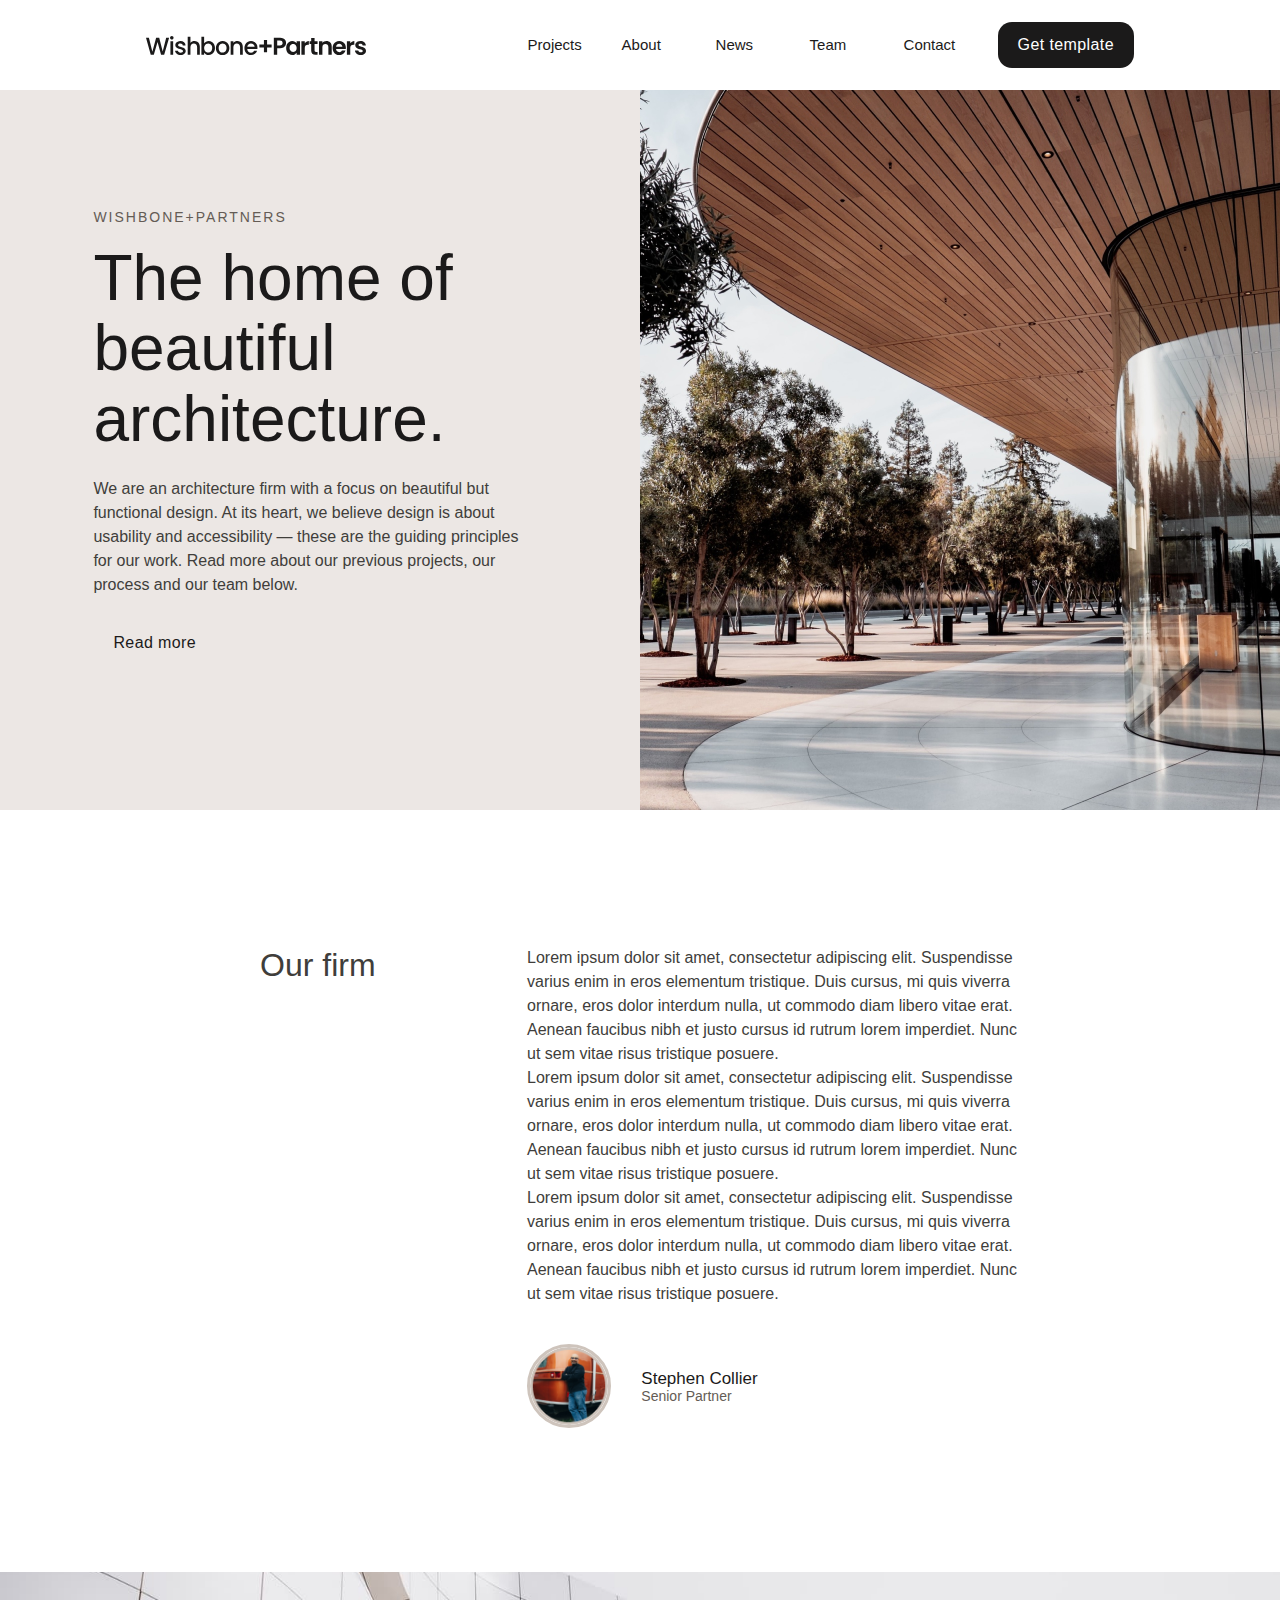
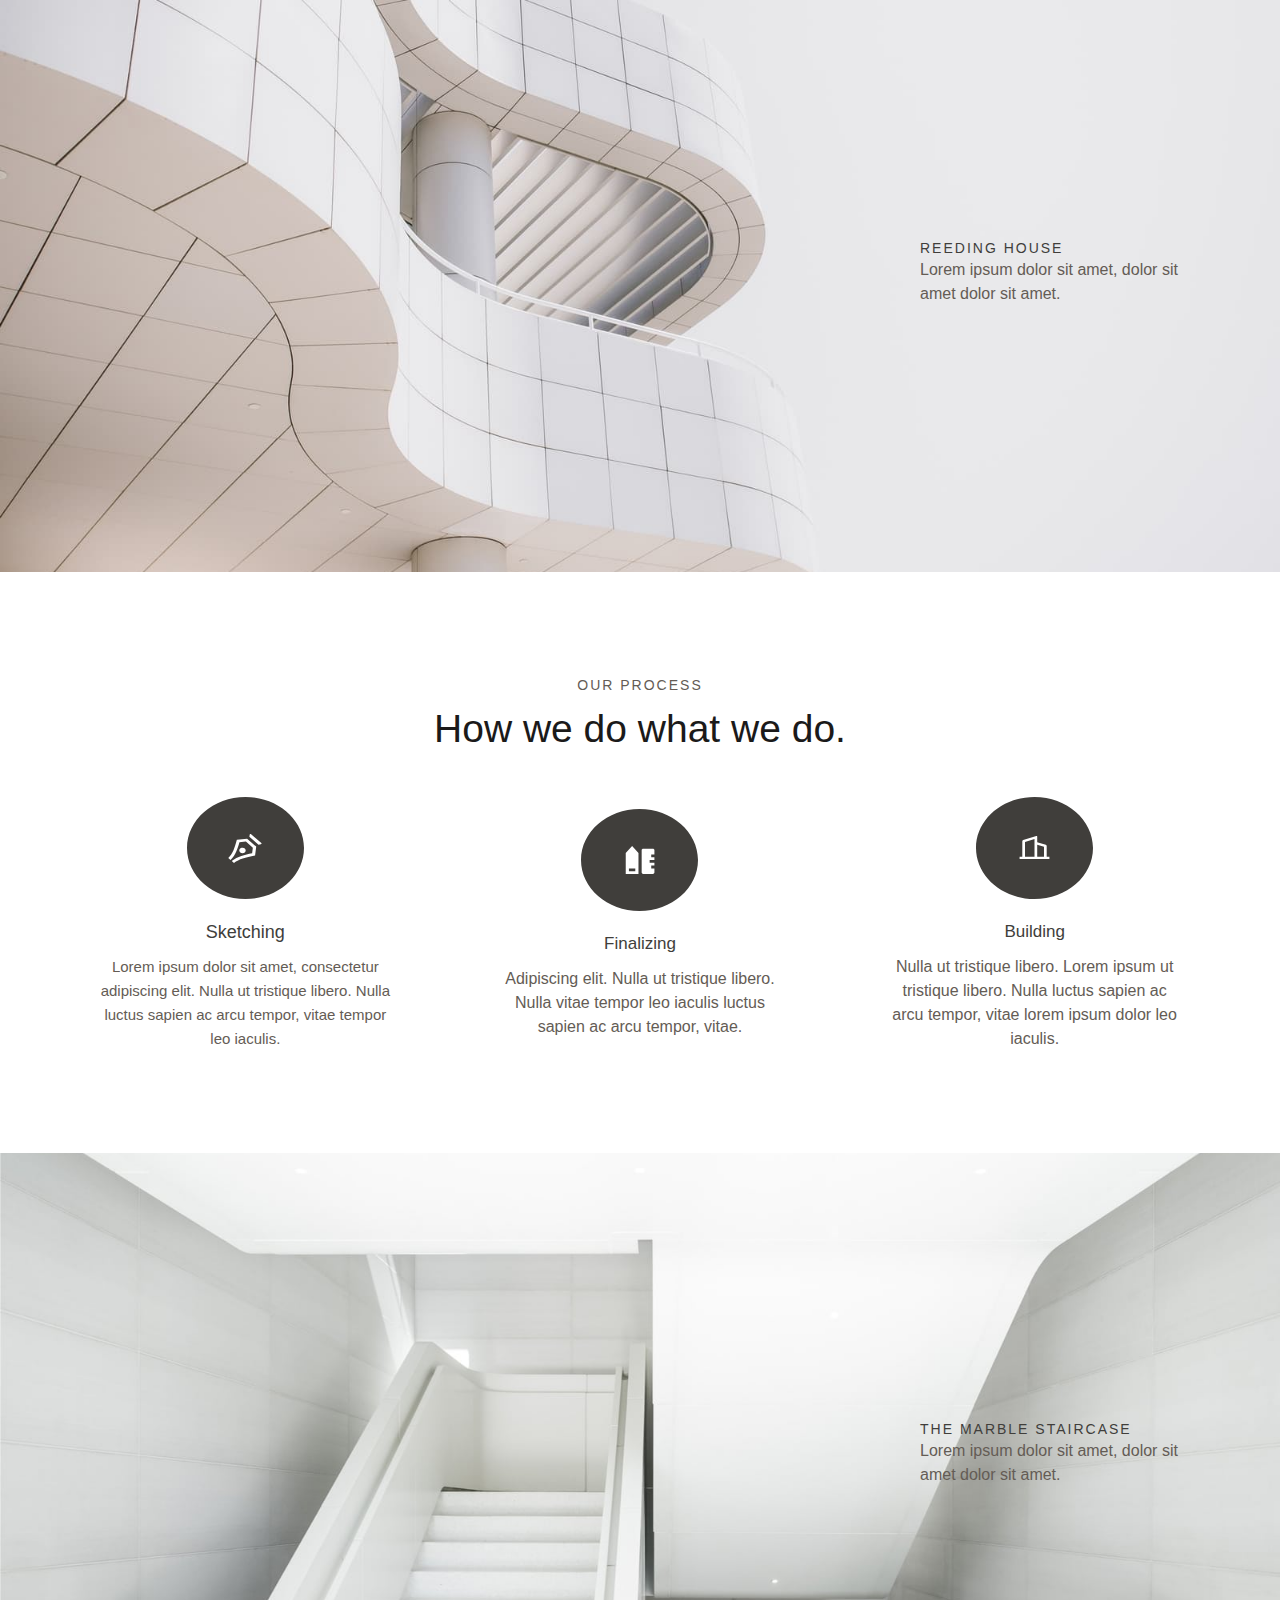
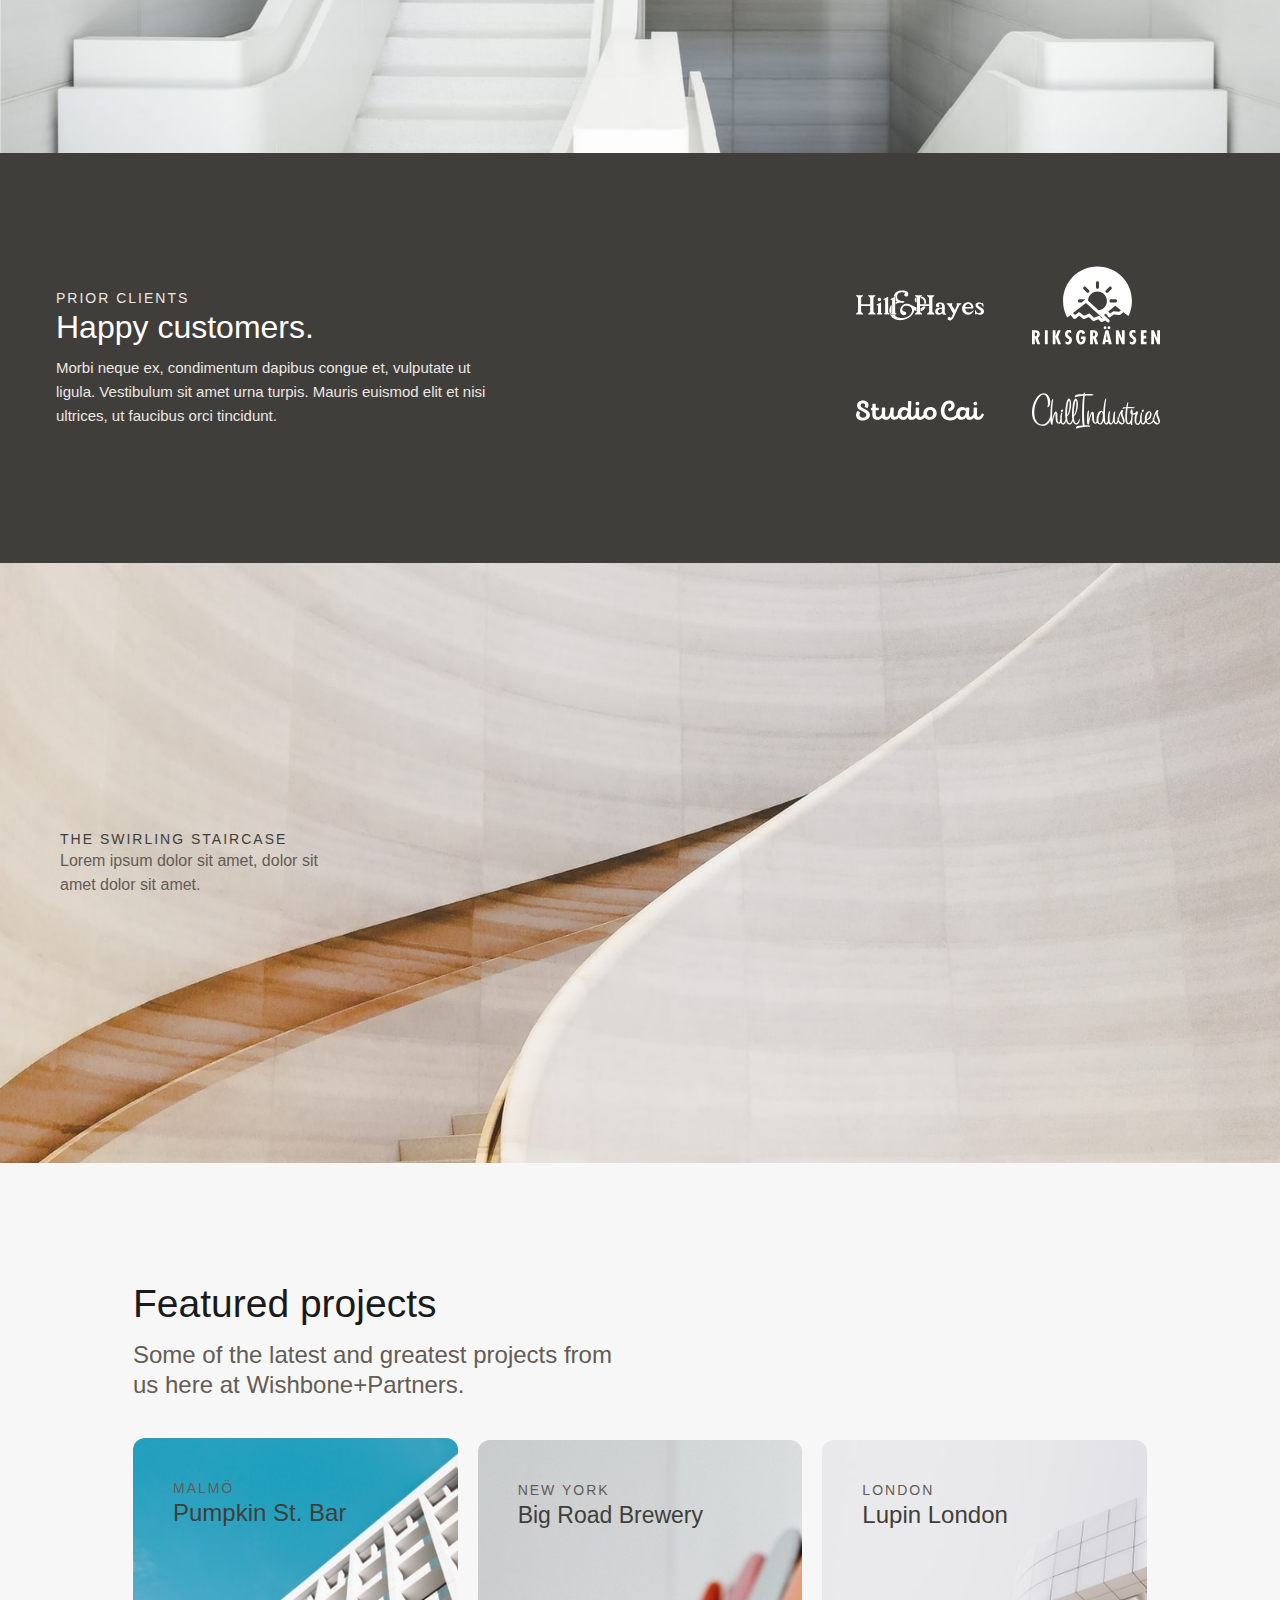
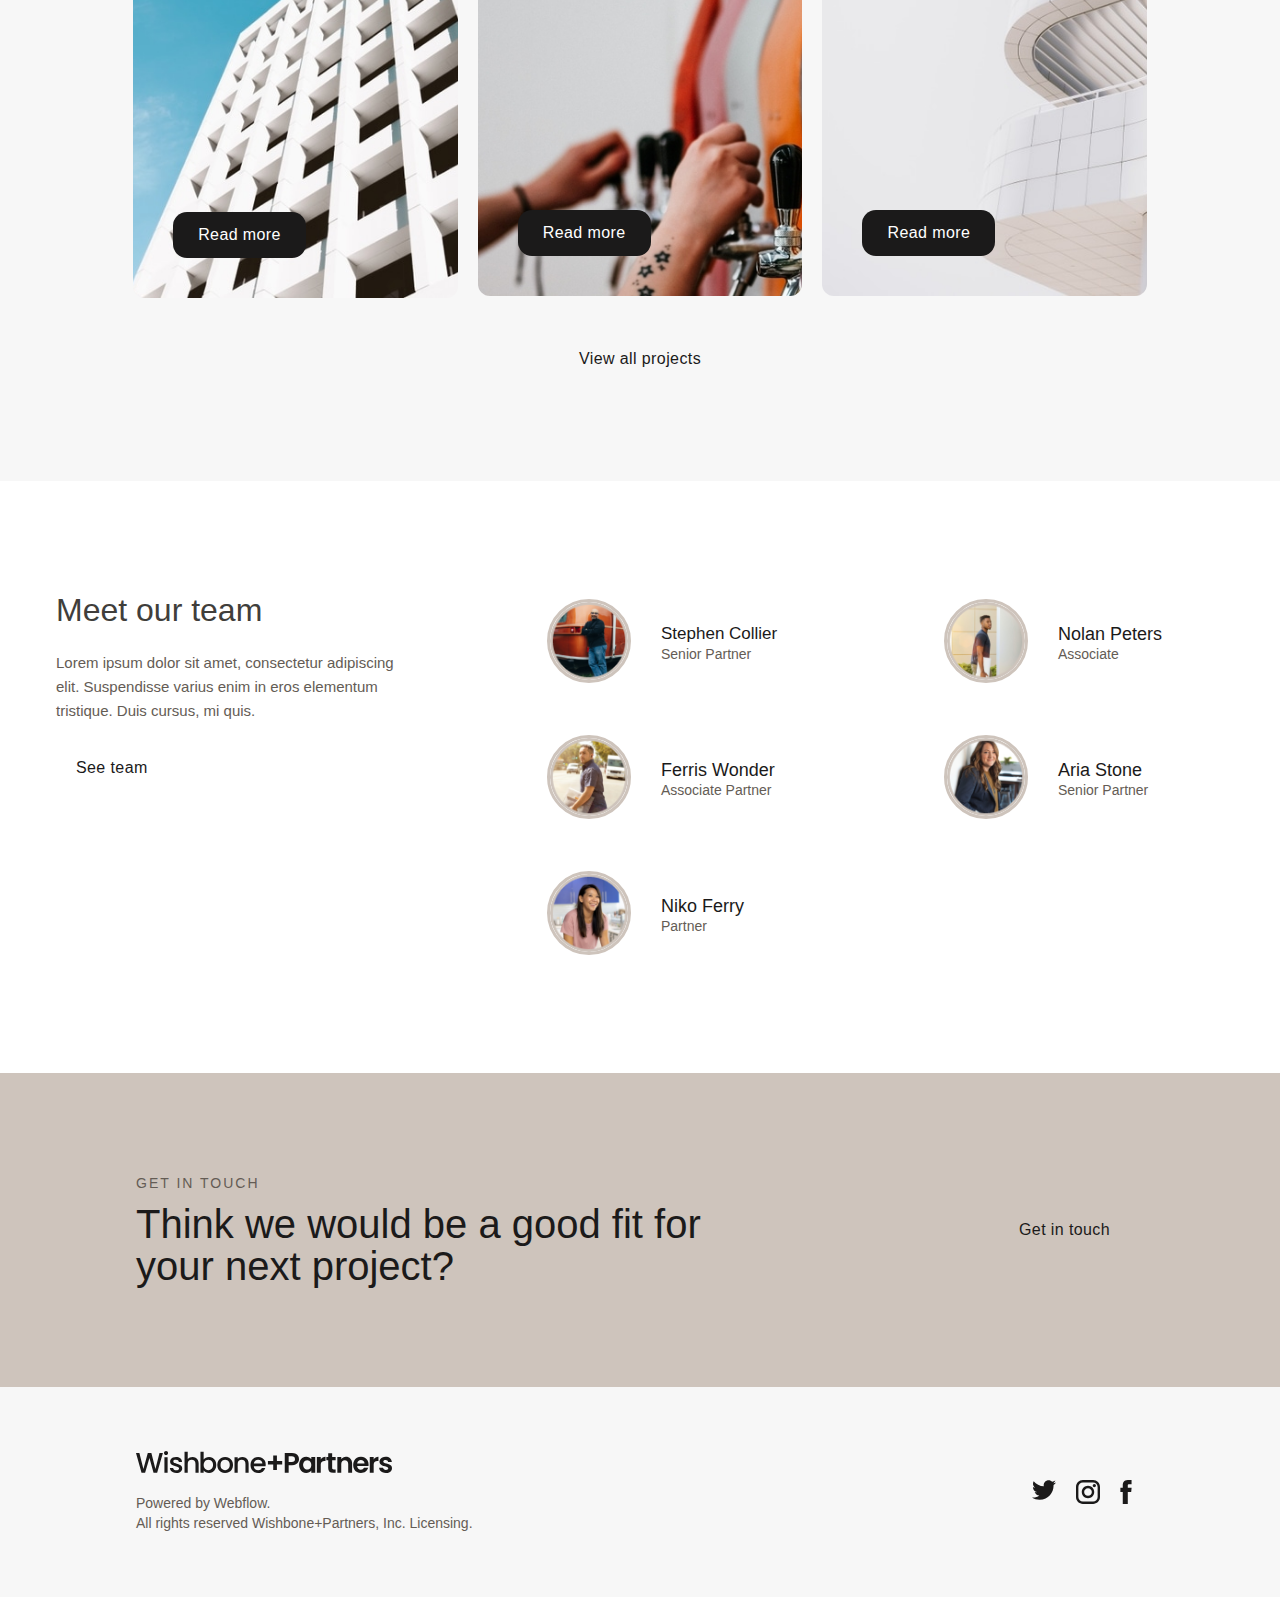
<file: index.html>
<!DOCTYPE html>
<html lang="en">
<head>
  <meta charset="UTF-8">
  <meta http-equiv="X-UA-Compatible" content="IE=edge">
  <meta name="viewport" content="width=device-width, initial-scale=1.0">
  <link rel="stylesheet" href="./css/vars.css">
  <link rel="stylesheet" href="./css/style.css">
  
  
  <style>
   a,
   button,
   input,
   select,
   h1,
   h2,
   h3,
   h4,
   h5,
   * {
       box-sizing: border-box;
       margin: 0;
       padding: 0;
       border: none;
       text-decoration: none;
       background: none;
   
       -webkit-font-smoothing: antialiased;
   }
   
   menu, ol, ul {
       list-style-type: none;
       margin: 0;
       padding: 0;
   }
   </style>
  <title>Document</title>
</head>
<body>
  <div class="desktop">
    <div class="desktop__header">
      <img class="desktop__logo" src="assets/logos/logo0.svg" />
      <div class="desktop__nav">
        <div class="desktop__nav-item">Projects</div>
        <div class="desktop__nav-item">About</div>
        <div class="desktop__nav-item">News</div>
        <div class="desktop__nav-item">Team</div>
        <div class="desktop__nav-item">Contact</div>
        <div class="btn btn--primary">
          <div class="btn__text">Get template</div>
        </div>
      </div>
    </div>
    <div class="hello">
      <div class="text2">
        <div class="_1">
          <div class="subtitle">Wishbone+Partners</div>
          <div class="title">The home of beautiful architecture.</div>
        </div>
        <div class="text3">
          We are an architecture firm with a focus on beautiful but functional
          design. At its heart, we believe design is about usability and
          accessibility — these are the guiding principles for our work. Read more
          about our previous projects, our process and our team below.
        </div>
        <div class="button2">
          <div class="text4">Read more</div>
        </div>
      </div>
      <img class="img" src="assets/images/img0.png" />
    </div>
    <div class="about-sel">
      <div class="about">
        <div class="title2">Our firm</div>
        <div class="text-aut">
          <div class="text3">
            Lorem ipsum dolor sit amet, consectetur adipiscing elit. Suspendisse
            varius enim in eros elementum tristique. Duis cursus, mi quis viverra
            ornare, eros dolor interdum nulla, ut commodo diam libero vitae erat.
            Aenean faucibus nibh et justo cursus id rutrum lorem imperdiet. Nunc
            ut sem vitae risus tristique posuere.
            <br />
            Lorem ipsum dolor sit amet, consectetur adipiscing elit. Suspendisse
            varius enim in eros elementum tristique. Duis cursus, mi quis viverra
            ornare, eros dolor interdum nulla, ut commodo diam libero vitae erat.
            Aenean faucibus nibh et justo cursus id rutrum lorem imperdiet. Nunc
            ut sem vitae risus tristique posuere.
            <br />
            Lorem ipsum dolor sit amet, consectetur adipiscing elit. Suspendisse
            varius enim in eros elementum tristique. Duis cursus, mi quis viverra
            ornare, eros dolor interdum nulla, ut commodo diam libero vitae erat.
            Aenean faucibus nibh et justo cursus id rutrum lorem imperdiet. Nunc
            ut sem vitae risus tristique posuere.
          </div>
          <div class="aut">
            <img class="avatar" src="assets/images/avatar0.png" />
            <div class="name">
              <div class="stephen-collier">Stephen Collier</div>
              <div class="senior-partner">Senior Partner</div>
            </div>
          </div>
        </div>
      </div>
    </div>
    <div
      class="img-sel-1"
      style="
        background: url(assets/images/img-sel-10.png) center;
        background-size: cover;
        background-repeat: no-repeat;
      "
    >
      <div class="text5">
        <div class="title3">Reeding House</div>
        <div class="subtitle2">
          Lorem ipsum dolor sit amet, dolor sit amet dolor sit amet.
        </div>
      </div>
    </div>
    <div class="skills-sel">
      <div class="skills-title">
        <div class="title-auto">
          <div class="subtitle3">Our process</div>
          <div class="title4">How we do what we do.</div>
        </div>
        <div class="skills">
          <div class="_12">
            <img class="sketching-icon" src="assets/icons/sketching-icon0.svg" />
            <div class="text6">
              <div class="title5">Sketching</div>
              <div class="text7">
                Lorem ipsum dolor sit amet, consectetur adipiscing elit. Nulla ut
                tristique libero. Nulla luctus sapien ac arcu tempor, vitae tempor
                leo iaculis.
              </div>
            </div>
          </div>
          <div class="_2">
            <img class="finalizing-icon" src="assets/icons/finalizing-icon0.svg" />
            <div class="text8">
              <div class="title6">Finalizing</div>
              <div class="text9">
                Adipiscing elit. Nulla ut tristique libero. Nulla vitae tempor leo
                iaculis luctus sapien ac arcu tempor, vitae.
              </div>
            </div>
          </div>
          <div class="_3">
            <img class="building-icon" src="assets/icons/building-icon0.svg" />
            <div class="text10">
              <div class="title7">Building</div>
              <div class="text11">
                Nulla ut tristique libero. Lorem ipsum ut tristique libero. Nulla
                luctus sapien ac arcu tempor, vitae lorem ipsum dolor leo iaculis.
              </div>
            </div>
          </div>
        </div>
      </div>
    </div>
    <div
      class="img-sel-2"
      style="
        background: url(assets/images/img-sel-20.png) center;
        background-size: cover;
        background-repeat: no-repeat;
      "
    >
      <div class="text5">
        <div class="title3">The marble staircase</div>
        <div class="subtitle2">
          Lorem ipsum dolor sit amet, dolor sit amet dolor sit amet.
        </div>
      </div>
    </div>
    <div class="customers-sel">
      <div class="content">
        <div class="text12">
          <div class="title8">
            <div class="subtitle4">prior clients</div>
            <div class="title9">Happy customers.</div>
          </div>
          <div class="text13">
            Morbi neque ex, condimentum dapibus congue et, vulputate ut ligula.
            Vestibulum sit amet urna turpis. Mauris euismod elit et nisi ultrices,
            ut faucibus orci tincidunt.
          </div>
        </div>
        <img class="logos" src="assets/logos/logos0.svg" />
      </div>
    </div>
    <div
      class="img-sel-3"
      style="
        background: url(assets/images/img-sel-30.png) center;
        background-size: cover;
        background-repeat: no-repeat;
      "
    >
      <div class="text14">
        <div class="title3">The swirling staircase</div>
        <div class="subtitle2">
          Lorem ipsum dolor sit amet, dolor sit amet dolor sit amet.
        </div>
      </div>
    </div>
    <div class="projects">
      <div class="frame">
        <div class="title10">
          <div class="title11">Featured projects</div>
          <div class="subtitle5">
            Some of the latest and greatest projects from us here at
            Wishbone+Partners.
          </div>
        </div>
        <div class="imgs">
          <div
            class="_13"
            style="
              background: url(assets/images/_12.png) center;
              background-size: cover;
              background-repeat: no-repeat;
            "
          >
            <div class="title12">
              <div class="title13">Malmö</div>
              <div class="subtitle6">Pumpkin St. Bar</div>
            </div>
            <div class="button3">
              <div class="text-button">Read more</div>
            </div>
          </div>
          <div
            class="_22"
            style="
              background: url(assets/images/_21.png) center;
              background-size: cover;
              background-repeat: no-repeat;
            "
          >
            <div class="title12">
              <div class="title13">New York</div>
              <div class="subtitle7">Big Road Brewery</div>
            </div>
            <div class="button3">
              <div class="text-button">Read more</div>
            </div>
          </div>
          <div
            class="_32"
            style="
              background: url(assets/images/_31.png) center;
              background-size: cover;
              background-repeat: no-repeat;
            "
          >
            <div class="title12">
              <div class="title13">London</div>
              <div class="subtitle6">Lupin London</div>
            </div>
            <div class="button3">
              <div class="text-button">Read more</div>
            </div>
          </div>
        </div>
        <div class="button4">
          <div class="text-button2">View all projects</div>
        </div>
      </div>
    </div>
    <div class="our-team-sel">
      <div class="content2">
        <div class="text15">
          <div class="title14">Meet our team</div>
          <div class="subtitle8">
            Lorem ipsum dolor sit amet, consectetur adipiscing elit. Suspendisse
            varius enim in eros elementum tristique. Duis cursus, mi quis.
          </div>
          <div class="button2">
            <div class="text-button3">See team</div>
          </div>
        </div>
        <div class="team">
          <div class="_14">
            <img class="avatar" src="assets/images/avatar1.png" />
            <div class="name-position">
              <div class="name2">Stephen Collier</div>
              <div class="position">Senior Partner</div>
            </div>
          </div>
          <div class="_4">
            <img class="avatar" src="assets/images/avatar2.png" />
            <div class="name-position2">
              <div class="name3">Nolan Peters</div>
              <div class="position">Associate</div>
            </div>
          </div>
          <div class="_23">
            <img class="avatar" src="assets/images/avatar3.png" />
            <div class="name-position3">
              <div class="name3">Ferris Wonder</div>
              <div class="position">Associate Partner</div>
            </div>
          </div>
          <div class="_5">
            <img class="avatar" src="assets/images/avatar4.png" />
            <div class="name-position4">
              <div class="name3">Aria Stone</div>
              <div class="position">Senior Partner</div>
            </div>
          </div>
          <div class="_33">
            <img class="avatar" src="assets/images/avatar5.png" />
            <div class="name-position5">
              <div class="name3">Niko Ferry</div>
              <div class="position">Partner</div>
            </div>
          </div>
        </div>
      </div>
    </div>
    <div class="cta-sel">
      <div class="text16">
        <div class="subtitle">Get in touch</div>
        <div class="title15">
          Think we would be a good fit for your next project?
        </div>
      </div>
      <div class="button2">
        <div class="text-button4">Get in touch</div>
      </div>
    </div>
    <div class="footer">
      <div class="text17">
        <img class="logo2" src="assets/logos/logo1.svg" />
        <div class="text18">
          Powered by Webflow.
          <br />
          All rights reserved Wishbone+Partners, Inc. Licensing.
        </div>
      </div>
      <div class="social-button">
        <img class="_15" src="assets/icons/_14.svg" />
        <img class="_24" src="assets/icons/_23.svg" />
        <img class="_34" src="assets/icons/_33.svg" />
      </div>
    </div>
  </div>
  
</body>
</html>
</file>
<file: css/vars.css>
:root {}
</file>
<file: css/style.css>
.desktop,
.desktop * {
  box-sizing: border-box;
}
.desktop {
  background: #ffffff;
  display: flex;
  flex-direction: column;
  gap: 0px;
  align-items: flex-start;
  justify-content: flex-start;
  position: relative;
  overflow: hidden;
}
.desktop__header {
  background: #ffffff;
  padding: 20px 146px 20px 146px;
  display: flex;
  flex-direction: row;
  align-items: center;
  justify-content: space-between;
  align-self: stretch;
  flex-shrink: 0;
  position: relative;
  box-shadow: 11px 11px 25px 0px rgba(9, 7, 37, 0.06);
}
.desktop__logo {
  flex-shrink: 0;
  width: 220px;
  height: 19px;
  position: relative;
  overflow: visible;
}
.desktop__nav {
  padding: 2px 0px 2px 0px;
  display: flex;
  flex-direction: row;
  gap: 33px;
  align-items: center;
  justify-content: flex-start;
  flex-shrink: 0;
  position: relative;
}
.desktop__nav-item {
  color: #1b1a1a;
  text-align: left;
  font-family: "Poppins-Regular", sans-serif;
  font-size: 15px;
  line-height: 24px;
  font-weight: 400;
  position: relative;
  width: 61px;
}
.btn {
  background: #1b1a1a;
  border-radius: 14px;
  padding: 11px 20px 11px 20px;
  display: flex;
  flex-direction: row;
  gap: 10px;
  align-items: center;
  justify-content: center;
  flex-shrink: 0;
  position: relative;
}
.btn__text {
  color: #ffffff;
  text-align: left;
  font-family: "Poppins-Regular", sans-serif;
  font-size: 16px;
  line-height: 24px;
  letter-spacing: 0.4px;
  font-weight: 400;
  position: relative;
}
.hello {
  background: #ece7e4;
  align-self: stretch;
  flex-shrink: 0;
  height: 720px;
  position: relative;
}
.text2 {
  padding: 40px;
  display: flex;
  flex-direction: column;
  gap: 23px;
  align-items: flex-start;
  justify-content: flex-start;
  width: 40.9%;
  position: absolute;
  right: 54.93%;
  left: 4.17%;
  top: 77px;
}
._1 {
  display: flex;
  flex-direction: column;
  gap: 16px;
  align-items: flex-start;
  justify-content: flex-start;
  align-self: stretch;
  flex-shrink: 0;
  position: relative;
}
.subtitle {
  color: #645c55;
  text-align: left;
  font-family: "Poppins-Regular", sans-serif;
  font-size: 14px;
  line-height: 20px;
  letter-spacing: 2px;
  font-weight: 400;
  text-transform: uppercase;
  position: relative;
  align-self: stretch;
}
.title {
  color: #1b1a1a;
  text-align: left;
  font-family: "Poppins-Regular", sans-serif;
  font-size: 64px;
  line-height: 70.4px;
  font-weight: 400;
  position: relative;
  align-self: stretch;
}
.text3 {
  color: #403e3b;
  text-align: left;
  font-family: "Poppins-Regular", sans-serif;
  font-size: 16px;
  line-height: 24px;
  font-weight: 400;
  position: relative;
  align-self: stretch;
}
.button2 {
  border-radius: 14px;
  padding: 11px 20px 11px 20px;
  display: flex;
  flex-direction: row;
  gap: 10px;
  align-items: center;
  justify-content: center;
  flex-shrink: 0;
  position: relative;
  box-shadow: 0px 0px 0px 0px rgba(27, 26, 26, 1);
}
.text4 {
  color: #1b1a1a;
  text-align: left;
  font-family: "Poppins-Regular", sans-serif;
  font-size: 16px;
  line-height: 24px;
  letter-spacing: 0.4px;
  font-weight: 400;
  position: relative;
}
.img {
  width: 50%;
  height: 720px;
  position: absolute;
  right: 0%;
  left: 50%;
  top: 0px;
  object-fit: cover;
}
.about-sel {
  align-self: stretch;
  flex-shrink: 0;
  height: 762px;
  position: relative;
}
.about {
  display: flex;
  flex-direction: row;
  gap: 133px;
  align-items: flex-start;
  justify-content: flex-start;
  position: absolute;
  left: 50%;
  translate: -50% -50%;
  top: 50%;
}
.title2 {
  color: #403e3b;
  text-align: left;
  font-family: "Poppins-Regular", sans-serif;
  font-size: 32px;
  line-height: 38px;
  font-weight: 400;
  position: relative;
  width: 134px;
}
.text-aut {
  display: flex;
  flex-direction: column;
  gap: 30px;
  align-items: flex-start;
  justify-content: flex-start;
  flex-shrink: 0;
  width: 493px;
  position: relative;
}
.aut {
  display: flex;
  flex-direction: row;
  gap: 0px;
  align-items: center;
  justify-content: flex-start;
  flex-shrink: 0;
  position: relative;
}
.avatar {
  border-radius: 64px;
  border-style: solid;
  border-color: #cec4bc;
  border-width: 3px;
  flex-shrink: 0;
  width: 84px;
  height: 84px;
  position: relative;
  object-fit: cover;
}
.name {
  flex-shrink: 0;
  width: 196px;
  height: 100px;
  position: relative;
}
.stephen-collier {
  color: #1b1a1a;
  text-align: left;
  font-family: "Poppins-Regular", sans-serif;
  font-size: 17px;
  line-height: 26px;
  font-weight: 400;
  position: absolute;
  left: 30.34px;
  top: 30px;
  width: 136px;
}
.senior-partner {
  color: #645c55;
  text-align: left;
  font-family: "Poppins-Regular", sans-serif;
  font-size: 14px;
  line-height: 14px;
  font-weight: 400;
  position: absolute;
  left: 30.34px;
  top: 53px;
  width: 103px;
}
.img-sel-1 {
  align-self: stretch;
  flex-shrink: 0;
  height: 600px;
  position: relative;
  overflow: hidden;
}
.text5 {
  padding: 266px 0px 266px 0px;
  display: flex;
  flex-direction: column;
  gap: 0px;
  align-items: flex-start;
  justify-content: flex-start;
  width: 285px;
  position: absolute;
  right: 75px;
  top: 0px;
}
.title3 {
  color: #403e3b;
  text-align: left;
  font-family: "Poppins-Regular", sans-serif;
  font-size: 14px;
  line-height: 20px;
  letter-spacing: 2px;
  font-weight: 400;
  text-transform: uppercase;
  position: relative;
  align-self: stretch;
}
.subtitle2 {
  color: #645c55;
  text-align: left;
  font-family: "Poppins-Regular", sans-serif;
  font-size: 16px;
  line-height: 24px;
  font-weight: 400;
  position: relative;
  align-self: stretch;
}
.skills-sel {
  align-self: stretch;
  flex-shrink: 0;
  height: 581px;
  position: relative;
}
.skills-title {
  padding: 0px 16px 0px 16px;
  display: flex;
  flex-direction: column;
  gap: 47px;
  align-items: center;
  justify-content: center;
  width: 1200px;
  position: absolute;
  left: 50%;
  translate: -50% -50%;
  top: 50%;
}
.title-auto {
  padding: 0px 66px 0px 66px;
  display: flex;
  flex-direction: column;
  gap: 13px;
  align-items: center;
  justify-content: flex-start;
  align-self: stretch;
  flex-shrink: 0;
  position: relative;
}
.subtitle3 {
  color: #645c55;
  text-align: center;
  font-family: "Poppins-Regular", sans-serif;
  font-size: 14px;
  line-height: 20px;
  letter-spacing: 2px;
  font-weight: 400;
  text-transform: uppercase;
  position: relative;
  align-self: stretch;
}
.title4 {
  color: #1b1a1a;
  text-align: center;
  font-family: "Poppins-Regular", sans-serif;
  font-size: 39px;
  line-height: 42px;
  font-weight: 400;
  position: relative;
  align-self: stretch;
}
.skills {
  display: flex;
  flex-direction: row;
  gap: 16px;
  align-items: center;
  justify-content: flex-start;
  align-self: stretch;
  flex-shrink: 0;
  position: relative;
}
._12 {
  display: flex;
  flex-direction: column;
  gap: 20px;
  align-items: center;
  justify-content: flex-start;
  flex-shrink: 0;
  width: 378.66px;
  position: relative;
}
.sketching-icon {
  flex-shrink: 0;
  width: 117px;
  height: 102px;
  position: relative;
  overflow: visible;
}
.text6 {
  padding: 0px 42px 0px 42px;
  display: flex;
  flex-direction: column;
  gap: 10px;
  align-items: center;
  justify-content: flex-start;
  align-self: stretch;
  flex-shrink: 0;
  position: relative;
}
.title5 {
  color: #403e3b;
  text-align: center;
  font-family: "Poppins-Regular", sans-serif;
  font-size: 18px;
  line-height: 26px;
  font-weight: 400;
  position: relative;
  width: 89px;
}
.text7 {
  color: #645c55;
  text-align: center;
  font-family: "Poppins-Regular", sans-serif;
  font-size: 15px;
  line-height: 24px;
  font-weight: 400;
  position: relative;
  width: 294px;
}
._2 {
  display: flex;
  flex-direction: column;
  gap: 20px;
  align-items: center;
  justify-content: flex-start;
  flex-shrink: 0;
  width: 378.66px;
  position: relative;
}
.finalizing-icon {
  flex-shrink: 0;
  width: 117px;
  height: 102px;
  position: relative;
  overflow: visible;
}
.text8 {
  padding: 0px 43px 0px 43px;
  display: flex;
  flex-direction: column;
  gap: 10px;
  align-items: center;
  justify-content: flex-start;
  align-self: stretch;
  flex-shrink: 0;
  position: relative;
}
.title6 {
  color: #403e3b;
  text-align: center;
  font-family: "Poppins-Regular", sans-serif;
  font-size: 17px;
  line-height: 26px;
  font-weight: 400;
  position: relative;
  width: 80px;
}
.text9 {
  color: #645c55;
  text-align: center;
  font-family: "Poppins-Regular", sans-serif;
  font-size: 16px;
  line-height: 24px;
  font-weight: 400;
  position: relative;
  width: 292px;
}
._3 {
  display: flex;
  flex-direction: column;
  gap: 20px;
  align-items: center;
  justify-content: flex-start;
  flex-shrink: 0;
  width: 378.66px;
  position: relative;
}
.building-icon {
  flex-shrink: 0;
  width: 117px;
  height: 102px;
  position: relative;
  overflow: visible;
}
.text10 {
  padding: 0px 47px 0px 47px;
  display: flex;
  flex-direction: column;
  gap: 10px;
  align-items: center;
  justify-content: flex-start;
  align-self: stretch;
  flex-shrink: 0;
  position: relative;
}
.title7 {
  color: #403e3b;
  text-align: center;
  font-family: "Poppins-Regular", sans-serif;
  font-size: 17px;
  line-height: 26px;
  font-weight: 400;
  position: relative;
  width: 69px;
}
.text11 {
  color: #645c55;
  text-align: center;
  font-family: "Poppins-Regular", sans-serif;
  font-size: 16px;
  line-height: 24px;
  font-weight: 400;
  position: relative;
  width: 285px;
}
.img-sel-2 {
  align-self: stretch;
  flex-shrink: 0;
  height: 600px;
  position: relative;
  overflow: hidden;
}
.customers-sel {
  background: #403e3b;
  align-self: stretch;
  flex-shrink: 0;
  height: 410px;
  position: relative;
}
.content {
  display: flex;
  flex-direction: row;
  align-items: center;
  justify-content: space-between;
  width: 1168px;
  position: absolute;
  left: 50%;
  translate: -50%;
  top: 60px;
}
.text12 {
  padding: 10px 0px 10px 0px;
  display: flex;
  flex-direction: column;
  gap: 10px;
  align-items: flex-start;
  justify-content: flex-start;
  flex-shrink: 0;
  width: 451px;
  position: relative;
}
.title8 {
  display: flex;
  flex-direction: column;
  gap: 0px;
  align-items: flex-start;
  justify-content: flex-start;
  flex-shrink: 0;
  width: 299px;
  position: relative;
}
.subtitle4 {
  color: #ece7e4;
  text-align: left;
  font-family: "Poppins-Regular", sans-serif;
  font-size: 14px;
  line-height: 20px;
  letter-spacing: 2px;
  font-weight: 400;
  text-transform: uppercase;
  position: relative;
  align-self: stretch;
}
.title9 {
  color: #ffffff;
  text-align: left;
  font-family: "Poppins-Regular", sans-serif;
  font-size: 32px;
  line-height: 38px;
  font-weight: 400;
  position: relative;
  align-self: stretch;
}
.text13 {
  color: #ece7e4;
  text-align: left;
  font-family: "Poppins-Regular", sans-serif;
  font-size: 15px;
  line-height: 24px;
  font-weight: 400;
  position: relative;
  align-self: stretch;
}
.logos {
  flex-shrink: 0;
  display: grid;
  gap: 0px;
  position: relative;
  overflow: visible;
  grid-template-columns: repeat(2, minmax(0, 1fr));
  grid-template-rows: repeat(2, minmax(0, 1fr));
}
.img-sel-3 {
  align-self: stretch;
  flex-shrink: 0;
  height: 600px;
  position: relative;
  overflow: hidden;
}
.text14 {
  padding: 266px 0px 266px 0px;
  display: flex;
  flex-direction: column;
  gap: 0px;
  align-items: flex-start;
  justify-content: flex-start;
  width: 285px;
  position: absolute;
  left: 60px;
  top: 0px;
}
.projects {
  background: #f7f7f7;
  align-self: stretch;
  flex-shrink: 0;
  height: 918px;
  position: relative;
}
.frame {
  padding: 0px 13px 0px 13px;
  display: flex;
  flex-direction: column;
  gap: 38px;
  align-items: center;
  justify-content: center;
  position: absolute;
  right: 120px;
  left: 120px;
  top: 120px;
}
.title10 {
  display: flex;
  flex-direction: column;
  gap: 15px;
  align-items: flex-start;
  justify-content: flex-start;
  align-self: stretch;
  flex-shrink: 0;
  position: relative;
}
.title11 {
  color: #1b1a1a;
  text-align: left;
  font-family: "Poppins-Regular", sans-serif;
  font-size: 39px;
  line-height: 42px;
  font-weight: 400;
  position: relative;
  align-self: stretch;
}
.subtitle5 {
  color: #645c55;
  text-align: left;
  font-family: "Poppins-Regular", sans-serif;
  font-size: 24px;
  line-height: 30px;
  font-weight: 400;
  position: relative;
  width: 100%;
  max-width: 500px;
}
.imgs {
  display: flex;
  flex-direction: row;
  gap: 20px;
  align-items: center;
  justify-content: flex-start;
  align-self: stretch;
  flex-shrink: 0;
  position: relative;
}
._13 {
  border-radius: 12px;
  padding: 40px;
  display: flex;
  flex-direction: column;
  align-items: flex-start;
  justify-content: space-between;
  flex: 1;
  height: 460px;
  position: relative;
  overflow: hidden;
}
.title12 {
  display: flex;
  flex-direction: column;
  gap: 0px;
  align-items: flex-start;
  justify-content: flex-start;
  align-self: stretch;
  flex-shrink: 0;
  position: relative;
}
.title13 {
  color: #645c55;
  text-align: left;
  font-family: "Poppins-Regular", sans-serif;
  font-size: 14px;
  line-height: 20px;
  letter-spacing: 2px;
  font-weight: 400;
  text-transform: uppercase;
  position: relative;
  align-self: stretch;
}
.subtitle6 {
  color: #403e3b;
  text-align: left;
  font-family: "Poppins-Regular", sans-serif;
  font-size: 24px;
  line-height: 30px;
  font-weight: 400;
  position: relative;
  align-self: stretch;
}
.button3 {
  background: #1b1a1a;
  border-radius: 14px;
  padding: 11px 20px 11px 20px;
  display: flex;
  flex-direction: row;
  gap: 10px;
  align-items: center;
  justify-content: center;
  flex-shrink: 0;
  width: 133px;
  height: 46px;
  position: relative;
}
.text-button {
  color: #ffffff;
  text-align: left;
  font-family: "Poppins-Regular", sans-serif;
  font-size: 16px;
  line-height: 24px;
  letter-spacing: 0.4px;
  font-weight: 400;
  position: relative;
}
._22 {
  border-radius: 12px;
  padding: 40px;
  display: flex;
  flex-direction: column;
  gap: 280px;
  align-items: flex-start;
  justify-content: flex-start;
  flex: 1;
  position: relative;
  overflow: hidden;
}
.frame2 {
  display: flex;
  flex-direction: column;
  gap: 0px;
  align-items: flex-start;
  justify-content: flex-start;
  align-self: stretch;
  flex-shrink: 0;
  position: relative;
}
.subtitle7 {
  color: #403e3b;
  text-align: left;
  font-family: "Poppins-Regular", sans-serif;
  font-size: 23px;
  line-height: 30px;
  font-weight: 400;
  position: relative;
  align-self: stretch;
}
._32 {
  border-radius: 12px;
  padding: 40px;
  display: flex;
  flex-direction: column;
  gap: 280px;
  align-items: flex-start;
  justify-content: flex-start;
  flex: 1;
  position: relative;
  overflow: hidden;
}
.button4 {
  border-radius: 14px;
  padding: 11px 20px 11px 20px;
  display: flex;
  flex-direction: row;
  gap: 10px;
  align-items: center;
  justify-content: center;
  flex-shrink: 0;
  width: 180px;
  height: 46px;
  position: relative;
  box-shadow: 0px 0px 0px 0px rgba(27, 26, 26, 1);
}
.text-button2 {
  color: #1b1a1a;
  text-align: center;
  font-family: "Poppins-Regular", sans-serif;
  font-size: 16px;
  line-height: 24px;
  letter-spacing: 0.4px;
  font-weight: 400;
  position: relative;
}
.our-team-sel {
  align-self: stretch;
  flex-shrink: 0;
  height: 592px;
  position: relative;
}
.content2 {
  display: flex;
  flex-direction: row;
  align-items: flex-start;
  justify-content: space-between;
  width: 1168px;
  position: absolute;
  left: 50%;
  translate: -50% -50%;
  top: 50%;
}
.text15 {
  display: flex;
  flex-direction: column;
  gap: 22px;
  align-items: flex-start;
  justify-content: flex-start;
  flex-shrink: 0;
  width: 358px;
  position: relative;
}
.title14 {
  color: #403e3b;
  text-align: left;
  font-family: "Poppins-Regular", sans-serif;
  font-size: 32px;
  line-height: 38px;
  font-weight: 400;
  position: relative;
  align-self: stretch;
}
.subtitle8 {
  color: #645c55;
  text-align: left;
  font-family: "Poppins-Regular", sans-serif;
  font-size: 15px;
  line-height: 24px;
  font-weight: 400;
  position: relative;
  align-self: stretch;
}
.text-button3 {
  color: #1b1a1a;
  text-align: left;
  font-family: "Poppins-Regular", sans-serif;
  font-size: 16px;
  line-height: 24px;
  letter-spacing: 0.4px;
  font-weight: 400;
  position: relative;
  width: 81px;
}
.team {
  flex-shrink: 0;
  display: grid;
  gap: 117px;
  row-gap: 36px;
  position: relative;
  grid-template-columns: repeat(2, minmax(0, 1fr));
  grid-template-rows: repeat(3, minmax(0, 1fr));
}
._14 {
  display: flex;
  flex-direction: row;
  gap: 0px;
  align-items: center;
  justify-content: flex-start;
  position: relative;
  grid-column: 1 / span 1;
  grid-row: 1 / span 1;
}
.name-position {
  padding: 30px;
  display: flex;
  flex-direction: column;
  gap: 0px;
  align-items: flex-start;
  justify-content: flex-start;
  flex-shrink: 0;
  width: 196px;
  position: relative;
}
.name2 {
  color: #1b1a1a;
  text-align: left;
  font-family: "Poppins-Regular", sans-serif;
  font-size: 17px;
  line-height: 26px;
  font-weight: 400;
  position: relative;
  align-self: stretch;
}
.position {
  color: #645c55;
  text-align: left;
  font-family: "Poppins-Regular", sans-serif;
  font-size: 14px;
  line-height: 14px;
  font-weight: 400;
  position: relative;
  align-self: stretch;
}
._4 {
  display: flex;
  flex-direction: row;
  gap: 0px;
  align-items: center;
  justify-content: flex-start;
  position: relative;
  grid-column: 2 / span 1;
  grid-row: 1 / span 1;
}
.name-position2 {
  padding: 30px;
  display: flex;
  flex-direction: column;
  gap: 0px;
  align-items: flex-start;
  justify-content: flex-start;
  flex-shrink: 0;
  width: 174px;
  position: relative;
}
.name3 {
  color: #1b1a1a;
  text-align: left;
  font-family: "Poppins-Regular", sans-serif;
  font-size: 18px;
  line-height: 26px;
  font-weight: 400;
  position: relative;
  align-self: stretch;
}
._23 {
  display: flex;
  flex-direction: row;
  gap: 0px;
  align-items: center;
  justify-content: flex-start;
  position: relative;
  grid-column: 1 / span 1;
  grid-row: 2 / span 1;
}
.name-position3 {
  padding: 30px;
  display: flex;
  flex-direction: column;
  gap: 0px;
  align-items: flex-start;
  justify-content: flex-start;
  flex-shrink: 0;
  width: 191px;
  position: relative;
}
._5 {
  display: flex;
  flex-direction: row;
  gap: 0px;
  align-items: center;
  justify-content: flex-start;
  position: relative;
  grid-column: 2 / span 1;
  grid-row: 2 / span 1;
}
.name-position4 {
  padding: 30px;
  display: flex;
  flex-direction: column;
  gap: 0px;
  align-items: flex-start;
  justify-content: flex-start;
  flex-shrink: 0;
  width: 163px;
  position: relative;
}
._33 {
  display: flex;
  flex-direction: row;
  gap: 0px;
  align-items: center;
  justify-content: flex-start;
  position: relative;
  grid-column: 1 / span 1;
  grid-row: 3 / span 1;
}
.name-position5 {
  padding: 30px;
  display: flex;
  flex-direction: column;
  gap: 0px;
  align-items: flex-start;
  justify-content: flex-start;
  flex-shrink: 0;
  width: 147px;
  position: relative;
}
.cta-sel {
  background: #cec4bc;
  padding: 100px 136px 100px 136px;
  display: flex;
  flex-direction: row;
  align-items: center;
  justify-content: space-between;
  align-self: stretch;
  flex-shrink: 0;
  height: 314px;
  position: relative;
}
.text16 {
  padding: 5px 0px 5px 0px;
  display: flex;
  flex-direction: column;
  gap: 10px;
  align-items: flex-start;
  justify-content: flex-start;
  flex-shrink: 0;
  width: 576px;
  position: relative;
}
.title15 {
  color: #1b1a1a;
  text-align: left;
  font-family: "Poppins-Regular", sans-serif;
  font-size: 40px;
  line-height: 42px;
  font-weight: 400;
  position: relative;
  align-self: stretch;
}
.text-button4 {
  color: #1b1a1a;
  text-align: left;
  font-family: "Poppins-Regular", sans-serif;
  font-size: 16px;
  line-height: 24px;
  letter-spacing: 0.4px;
  font-weight: 400;
  position: relative;
  width: 105px;
}
.footer {
  background: #f7f7f7;
  padding: 64px 136px 64px 136px;
  display: flex;
  flex-direction: row;
  align-items: center;
  justify-content: space-between;
  align-self: stretch;
  flex-shrink: 0;
  position: relative;
}
.text17 {
  display: flex;
  flex-direction: column;
  gap: 20px;
  align-items: flex-start;
  justify-content: flex-start;
  flex-shrink: 0;
  width: 694.39px;
  position: relative;
}
.logo2 {
  flex-shrink: 0;
  width: 256px;
  height: 22px;
  position: relative;
  overflow: visible;
}
.text18 {
  color: #645c55;
  text-align: left;
  font-family: "Poppins-Regular", sans-serif;
  font-size: 14px;
  line-height: 20px;
  font-weight: 400;
  position: relative;
}
.social-button {
  display: flex;
  flex-direction: row;
  gap: 20px;
  align-items: center;
  justify-content: flex-start;
  flex-shrink: 0;
  position: relative;
}
._15 {
  flex-shrink: 0;
  width: 24px;
  height: 25px;
  position: relative;
  overflow: visible;
}
._24 {
  flex-shrink: 0;
  width: 24px;
  height: 25px;
  position: relative;
  overflow: visible;
}
._34 {
  flex-shrink: 0;
  width: 24px;
  height: 25px;
  position: relative;
  overflow: visible;
}
</file>
